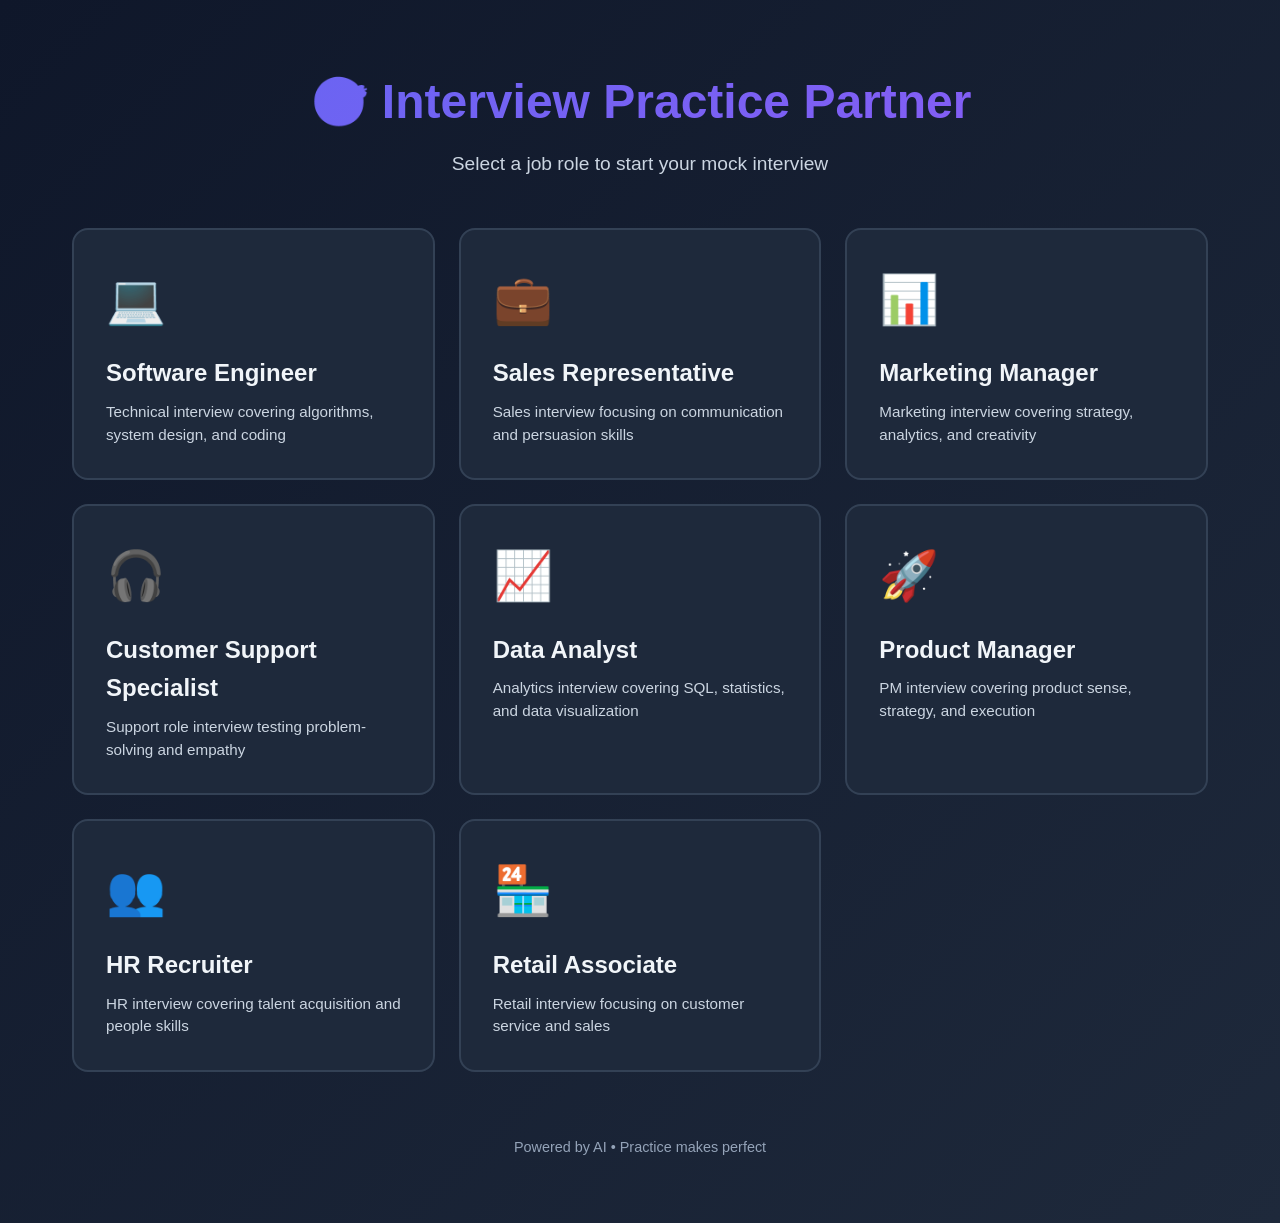
<file: index.html>
<!DOCTYPE html>
<html lang="en">
<head>
    <meta charset="UTF-8">
    <meta name="viewport" content="width=device-width, initial-scale=1.0">
    <title>Interview Practice Partner - Select Job Role</title>
    <link rel="stylesheet" href="styles.css">
</head>
<body>
    <div class="container">
        <header class="main-header">
            <h1>🎯 Interview Practice Partner</h1>
            <p class="subtitle">Select a job role to start your mock interview</p>
        </header>

        <div class="job-grid" id="jobGrid">
            <!-- Jobs will be dynamically loaded -->
        </div>

        <footer class="main-footer">
            <p>Powered by AI • Practice makes perfect</p>
        </footer>
    </div>

    <!-- User Information Modal (NEW) -->
    <div class="modal" id="userInfoModal">
        <div class="modal-content">
            <div class="modal-header">
                <h2>📝 Interview Information</h2>
                <p class="job-title-display" id="infoJobTitle"></p>
            </div>
            
            <form id="userInfoForm" class="user-info-form">
                <div class="form-group">
                    <label for="fullName">Full Name <span class="required">*</span></label>
                    <input 
                        type="text" 
                        id="fullName" 
                        name="fullName" 
                        placeholder="Enter your full name"
                        required
                        minlength="2"
                    >
                </div>

                <div class="form-group">
                    <label for="organization">Organization / College / University <span class="required">*</span></label>
                    <input 
                        type="text" 
                        id="organization" 
                        name="organization" 
                        placeholder="Your organization or educational institution"
                        required
                        minlength="2"
                    >
                </div>

                <div class="form-group">
                    <label for="degree">Degree with Major <span class="required">*</span></label>
                    <input 
                        type="text" 
                        id="degree" 
                        name="degree" 
                        placeholder="e.g., B.Tech in Computer Science, MBA in Marketing"
                        required
                        minlength="2"
                    >
                </div>

                <div class="form-group">
                    <label for="currentRole">Current Job Role <span class="required">*</span></label>
                    <input 
                        type="text" 
                        id="currentRole" 
                        name="currentRole" 
                        placeholder='e.g., Software Engineer, Marketing Manager, or "Student"'
                        required
                        minlength="2"
                    >
                    <small class="form-hint">If you're a student, simply type "Student"</small>
                </div>

                <div class="instructions-box">
                    <h3>📋 Important Instructions</h3>
                    <ul class="instructions-list">
                        <li><strong>🎥 Camera & Microphone:</strong> Please allow access to your camera and microphone when prompted for the best interview experience.</li>
                        <li><strong>🚫 No AI Tools:</strong> Avoid using AI assistants or search engines during the interview. This is for your self-evaluation and skill improvement.</li>
                        <li><strong>🎯 Be Authentic:</strong> Answer questions honestly based on your real experience and knowledge.</li>
                        <li><strong>🔇 Quiet Environment:</strong> Choose a quiet space with minimal background noise for voice mode.</li>
                        <li><strong>💪 Stay Confident:</strong> Treat this as a real interview. Take your time and think before answering.</li>
                    </ul>
                    <div class="motivation-quote">
                        <p>💡 <em>"Practice is the hardest part of learning, and training is the essence of transformation."</em></p>
                        <p class="quote-footer">— Good luck, and do your best! 🌟</p>
                    </div>
                </div>

                <div class="form-actions">
                    <button type="button" class="btn-secondary" onclick="closeUserInfoModal()">Cancel</button>
                    <button type="submit" class="btn-primary">Continue to Mode Selection →</button>
                </div>
            </form>

            <button class="close-modal" onclick="closeUserInfoModal()">✕</button>
        </div>
    </div>

    <!-- Mode Selection Modal -->
    <div class="modal" id="modeModal">
        <div class="modal-content">
            <div class="modal-header">
                <h2>Choose Interview Mode</h2>
                <p class="job-title-display" id="selectedJobTitle"></p>
            </div>
            <div class="mode-options">
                <div class="mode-card" onclick="selectMode('chat')">
                    <div class="mode-icon">💬</div>
                    <h3>Chat Mode</h3>
                    <p>Text-based interview with instant responses</p>
                    <button class="mode-btn">Start Chat Interview</button>
                </div>
                <div class="mode-card" onclick="selectMode('voice')">
                    <div class="mode-icon">🎤</div>
                    <h3>Voice Mode</h3>
                    <p>Realistic voice conversation with AI interviewer</p>
                    <button class="mode-btn">Start Voice Interview</button>
                </div>
            </div>
            <button class="close-modal" onclick="closeModal()">✕</button>
        </div>
    </div>

    <script src="config.js"></script>
    <script src="app.js"></script>
</body>
</html>
</file>
<file: styles.css>
/* Global Styles */
* {
    margin: 0;
    padding: 0;
    box-sizing: border-box;
}

:root {
    --primary-color: #6366f1;
    --primary-dark: #4f46e5;
    --secondary-color: #8b5cf6;
    --success-color: #10b981;
    --danger-color: #ef4444;
    --warning-color: #f59e0b;
    --bg-primary: #0f172a;
    --bg-secondary: #1e293b;
    --bg-tertiary: #334155;
    --text-primary: #f1f5f9;
    --text-secondary: #cbd5e1;
    --text-muted: #94a3b8;
    --border-color: #334155;
    --shadow: 0 10px 40px rgba(0, 0, 0, 0.3);
    --shadow-lg: 0 20px 60px rgba(0, 0, 0, 0.4);
}

body {
    font-family: -apple-system, BlinkMacSystemFont, 'Segoe UI', Roboto, Oxygen, Ubuntu, Cantarell, sans-serif;
    background: linear-gradient(135deg, #0f172a 0%, #1e293b 100%);
    color: var(--text-primary);
    min-height: 100vh;
    line-height: 1.6;
}

/* Container */
.container {
    max-width: 1200px;
    margin: 0 auto;
    padding: 2rem;
    min-height: 100vh;
    display: flex;
    flex-direction: column;
}

/* Header */
.main-header {
    text-align: center;
    margin-bottom: 3rem;
    padding-top: 2rem;
}

.main-header h1 {
    font-size: 3rem;
    font-weight: 700;
    margin-bottom: 0.5rem;
    background: linear-gradient(135deg, var(--primary-color), var(--secondary-color));
    -webkit-background-clip: text;
    -webkit-text-fill-color: transparent;
    background-clip: text;
}

.subtitle {
    font-size: 1.2rem;
    color: var(--text-secondary);
}

/* Job Grid */
.job-grid {
    display: grid;
    grid-template-columns: repeat(auto-fill, minmax(280px, 1fr));
    gap: 1.5rem;
    flex: 1;
    margin-bottom: 2rem;
}

.job-card {
    background: var(--bg-secondary);
    border: 2px solid var(--border-color);
    border-radius: 16px;
    padding: 2rem;
    cursor: pointer;
    transition: all 0.3s ease;
    position: relative;
    overflow: hidden;
}

.job-card::before {
    content: '';
    position: absolute;
    top: 0;
    left: 0;
    width: 100%;
    height: 4px;
    background: linear-gradient(90deg, var(--primary-color), var(--secondary-color));
    transform: scaleX(0);
    transition: transform 0.3s ease;
}

.job-card:hover {
    transform: translateY(-5px);
    border-color: var(--primary-color);
    box-shadow: var(--shadow);
}

.job-card:hover::before {
    transform: scaleX(1);
}

.job-icon {
    font-size: 3rem;
    margin-bottom: 1rem;
    display: block;
}

.job-card h3 {
    font-size: 1.5rem;
    margin-bottom: 0.5rem;
    color: var(--text-primary);
}

.job-card p {
    color: var(--text-secondary);
    font-size: 0.95rem;
    line-height: 1.5;
}

/* Modal */
.modal {
    display: none;
    position: fixed;
    top: 0;
    left: 0;
    width: 100%;
    height: 100%;
    background: rgba(0, 0, 0, 0.8);
    backdrop-filter: blur(5px);
    z-index: 1000;
    align-items: center;
    justify-content: center;
}

.modal.active {
    display: flex;
}

.modal-content {
    background: var(--bg-secondary);
    border-radius: 20px;
    padding: 2.5rem;
    max-width: 700px;
    width: 90%;
    max-height: 90vh;
    overflow-y: auto;
    box-shadow: var(--shadow-lg);
    position: relative;
    animation: modalSlideIn 0.3s ease;
}

@keyframes modalSlideIn {
    from {
        opacity: 0;
        transform: translateY(-50px);
    }
    to {
        opacity: 1;
        transform: translateY(0);
    }
}

.modal-header {
    text-align: center;
    margin-bottom: 2rem;
}

.modal-header h2 {
    font-size: 2rem;
    margin-bottom: 0.5rem;
}

.job-title-display {
    color: var(--primary-color);
    font-size: 1.1rem;
    font-weight: 600;
}

.close-modal {
    position: absolute;
    top: 1rem;
    right: 1rem;
    background: transparent;
    border: none;
    color: var(--text-secondary);
    font-size: 1.5rem;
    cursor: pointer;
    padding: 0.5rem;
    line-height: 1;
    transition: color 0.2s;
}

.close-modal:hover {
    color: var(--text-primary);
}

/* Mode Options */
.mode-options {
    display: grid;
    grid-template-columns: repeat(auto-fit, minmax(250px, 1fr));
    gap: 1.5rem;
}

.mode-card {
    background: var(--bg-tertiary);
    border: 2px solid var(--border-color);
    border-radius: 16px;
    padding: 2rem;
    text-align: center;
    cursor: pointer;
    transition: all 0.3s ease;
}

.mode-card:hover {
    border-color: var(--primary-color);
    transform: scale(1.02);
}

.mode-icon {
    font-size: 3rem;
    margin-bottom: 1rem;
}

.mode-card h3 {
    font-size: 1.3rem;
    margin-bottom: 0.5rem;
}

.mode-card p {
    color: var(--text-secondary);
    font-size: 0.9rem;
    margin-bottom: 1.5rem;
}

.mode-btn {
    background: var(--primary-color);
    color: white;
    border: none;
    padding: 0.8rem 1.5rem;
    border-radius: 8px;
    font-size: 1rem;
    font-weight: 600;
    cursor: pointer;
    transition: background 0.2s;
    width: 100%;
}

.mode-btn:hover {
    background: var(--primary-dark);
}

/* Footer */
.main-footer {
    text-align: center;
    padding: 2rem 0;
    color: var(--text-muted);
    font-size: 0.9rem;
}

/* Interview Body */
.interview-body {
    background: var(--bg-primary);
    padding: 0;
    margin: 0;
}

.interview-container {
    display: flex;
    flex-direction: column;
    height: 100vh;
}

/* Interview Header */
.interview-header {
    background: var(--bg-secondary);
    padding: 1rem 2rem;
    display: flex;
    justify-content: space-between;
    align-items: center;
    border-bottom: 2px solid var(--border-color);
    flex-shrink: 0;
}

.header-left, .header-right {
    display: flex;
    align-items: center;
    gap: 1rem;
}

.back-btn {
    background: transparent;
    border: 1px solid var(--border-color);
    color: var(--text-secondary);
    padding: 0.5rem 1rem;
    border-radius: 8px;
    cursor: pointer;
    font-size: 0.95rem;
    transition: all 0.2s;
}

.back-btn:hover {
    border-color: var(--primary-color);
    color: var(--primary-color);
}

.job-info h2 {
    font-size: 1.3rem;
    margin-bottom: 0.25rem;
}

.mode-badge {
    background: var(--primary-color);
    color: white;
    padding: 0.25rem 0.75rem;
    border-radius: 12px;
    font-size: 0.8rem;
    font-weight: 600;
}

.voice-badge {
    background: var(--secondary-color);
}

.timer {
    font-size: 1.2rem;
    font-weight: 600;
    color: var(--success-color);
    min-width: 80px;
    font-family: 'Courier New', monospace;
}

.timer.warning {
    color: var(--warning-color);
}

.timer.danger {
    color: var(--danger-color);
}

.end-btn {
    background: var(--danger-color);
    color: white;
    border: none;
    padding: 0.6rem 1.5rem;
    border-radius: 8px;
    cursor: pointer;
    font-weight: 600;
    transition: background 0.2s;
}

.end-btn:hover {
    background: #dc2626;
}

/* Chat Container */
.chat-container {
    flex: 1;
    display: flex;
    flex-direction: column;
    overflow: hidden;
}

.messages-wrapper {
    flex: 1;
    overflow-y: auto;
    padding: 2rem;
    display: flex;
    flex-direction: column;
    gap: 1rem;
}

.welcome-message {
    text-align: center;
    padding: 3rem 2rem;
    background: var(--bg-secondary);
    border-radius: 16px;
    margin-bottom: 1rem;
}

.welcome-icon {
    font-size: 4rem;
    margin-bottom: 1rem;
}

.welcome-message h3 {
    font-size: 1.8rem;
    margin-bottom: 0.5rem;
}

.welcome-message p {
    color: var(--text-secondary);
}

.message {
    display: flex;
    gap: 1rem;
    max-width: 80%;
    animation: messageSlideIn 0.3s ease;
}

@keyframes messageSlideIn {
    from {
        opacity: 0;
        transform: translateY(10px);
    }
    to {
        opacity: 1;
        transform: translateY(0);
    }
}

.message.bot {
    align-self: flex-start;
}

.message.user {
    align-self: flex-end;
    flex-direction: row-reverse;
}

.message-avatar {
    width: 40px;
    height: 40px;
    border-radius: 50%;
    background: var(--primary-color);
    display: flex;
    align-items: center;
    justify-content: center;
    font-size: 1.2rem;
    flex-shrink: 0;
}

.message.user .message-avatar {
    background: var(--success-color);
}

.message-content {
    background: var(--bg-secondary);
    padding: 1rem 1.25rem;
    border-radius: 16px;
    border: 1px solid var(--border-color);
}

.message.user .message-content {
    background: var(--primary-color);
    border-color: var(--primary-color);
}

.message-time {
    font-size: 0.75rem;
    color: var(--text-muted);
    margin-top: 0.5rem;
}

/* Input Area */
.input-area {
    padding: 1.5rem 2rem;
    background: var(--bg-secondary);
    border-top: 2px solid var(--border-color);
    flex-shrink: 0;
}

.typing-indicator {
    display: flex;
    gap: 0.3rem;
    margin-bottom: 1rem;
    padding: 0.5rem;
}

.typing-indicator span {
    width: 8px;
    height: 8px;
    border-radius: 50%;
    background: var(--primary-color);
    animation: typing 1.4s infinite;
}

.typing-indicator span:nth-child(2) {
    animation-delay: 0.2s;
}

.typing-indicator span:nth-child(3) {
    animation-delay: 0.4s;
}

@keyframes typing {
    0%, 60%, 100% {
        transform: translateY(0);
        opacity: 0.5;
    }
    30% {
        transform: translateY(-10px);
        opacity: 1;
    }
}

.input-wrapper {
    display: flex;
    gap: 1rem;
    align-items: flex-end;
}

#userInput {
    flex: 1;
    background: var(--bg-tertiary);
    border: 2px solid var(--border-color);
    border-radius: 12px;
    padding: 1rem;
    color: var(--text-primary);
    font-size: 1rem;
    resize: none;
    max-height: 150px;
    font-family: inherit;
    transition: border-color 0.2s;
}

#userInput:focus {
    outline: none;
    border-color: var(--primary-color);
}

.send-btn {
    background: var(--primary-color);
    border: none;
    width: 50px;
    height: 50px;
    border-radius: 12px;
    cursor: pointer;
    display: flex;
    align-items: center;
    justify-content: center;
    transition: all 0.2s;
    flex-shrink: 0;
}

.send-btn:hover:not(:disabled) {
    background: var(--primary-dark);
    transform: scale(1.05);
}

.send-btn:disabled {
    opacity: 0.5;
    cursor: not-allowed;
}

.send-icon {
    color: white;
    font-size: 1.3rem;
}

/* Voice Container */
.voice-container {
    flex: 1;
    display: flex;
    flex-direction: column;
    padding: 2rem;
    overflow-y: auto;
}

.avatar-section {
    text-align: center;
    padding: 2rem 0;
}

.avatar-wrapper {
    position: relative;
    display: inline-block;
}

.avatar {
    width: 200px;
    height: 200px;
    border-radius: 50%;
    background: linear-gradient(135deg, var(--primary-color), var(--secondary-color));
    display: flex;
    align-items: center;
    justify-content: center;
    margin: 0 auto 1rem;
    position: relative;
    box-shadow: 0 20px 60px rgba(99, 102, 241, 0.3);
}

.avatar-face {
    font-size: 5rem;
}

.pulse-ring {
    position: absolute;
    width: 100%;
    height: 100%;
    border: 3px solid var(--primary-color);
    border-radius: 50%;
    animation: pulse 2s cubic-bezier(0.4, 0, 0.6, 1) infinite;
    opacity: 0;
}

.pulse-ring.delayed {
    animation-delay: 1s;
}

@keyframes pulse {
    0% {
        transform: scale(1);
        opacity: 1;
    }
    100% {
        transform: scale(1.5);
        opacity: 0;
    }
}

.avatar.speaking .pulse-ring {
    animation: pulse 1s cubic-bezier(0.4, 0, 0.6, 1) infinite;
}

.avatar.listening {
    animation: listening 1.5s ease-in-out infinite;
}

@keyframes listening {
    0%, 100% {
        transform: scale(1);
    }
    50% {
        transform: scale(1.05);
    }
}

.avatar.thinking {
    animation: thinking 2s ease-in-out infinite;
}

@keyframes thinking {
    0%, 100% {
        filter: brightness(1);
    }
    50% {
        filter: brightness(1.3);
    }
}

.avatar-status {
    font-size: 1.2rem;
    font-weight: 600;
    color: var(--text-secondary);
    margin-top: 1rem;
}

.start-button-wrapper {
    margin-top: 2rem;
}

.start-interview-btn {
    background: var(--success-color);
    color: white;
    border: none;
    padding: 1.2rem 3rem;
    border-radius: 50px;
    font-size: 1.2rem;
    font-weight: 600;
    cursor: pointer;
    display: inline-flex;
    align-items: center;
    gap: 0.8rem;
    transition: all 0.3s;
    box-shadow: 0 10px 30px rgba(16, 185, 129, 0.3);
}

.start-interview-btn:hover {
    background: #059669;
    transform: translateY(-2px);
    box-shadow: 0 15px 40px rgba(16, 185, 129, 0.4);
}

.btn-icon {
    font-size: 1.5rem;
}

.hint-text {
    color: var(--text-muted);
    margin-top: 1rem;
    font-size: 0.9rem;
}

/* Captions Section */
.captions-section {
    margin: 2rem 0;
}

.caption-controls {
    text-align: center;
    margin-bottom: 1rem;
}

.checkbox-label {
    display: inline-flex;
    align-items: center;
    gap: 0.5rem;
    cursor: pointer;
    font-size: 1rem;
    color: var(--text-secondary);
}

.checkbox-label input[type="checkbox"] {
    width: 20px;
    height: 20px;
    cursor: pointer;
}

.captions-display {
    background: var(--bg-secondary);
    border: 2px solid var(--border-color);
    border-radius: 12px;
    padding: 1.5rem;
    min-height: 100px;
    max-height: 150px;
    overflow-y: auto;
}

.caption-text {
    font-size: 1.1rem;
    line-height: 1.6;
    color: var(--text-primary);
    text-align: center;
}

/* Conversation Log */
.conversation-log {
    margin-top: 2rem;
}

.log-item {
    background: var(--bg-secondary);
    border: 1px solid var(--border-color);
    border-radius: 12px;
    padding: 1rem;
    margin-bottom: 0.5rem;
    animation: fadeIn 0.3s ease;
}

@keyframes fadeIn {
    from {
        opacity: 0;
        transform: translateY(10px);
    }
    to {
        opacity: 1;
        transform: translateY(0);
    }
}

.log-label {
    font-size: 0.85rem;
    color: var(--primary-color);
    font-weight: 600;
    margin-bottom: 0.5rem;
}

.log-item.user-log .log-label {
    color: var(--success-color);
}

.log-text {
    color: var(--text-secondary);
}

/* Feedback Modal */
.feedback-modal .modal-content {
    max-width: 800px;
}

.feedback-header {
    text-align: center;
    margin-bottom: 2rem;
    padding-bottom: 1.5rem;
    border-bottom: 2px solid var(--border-color);
}

.feedback-body {
    margin-bottom: 2rem;
    max-height: 60vh;
    overflow-y: auto;
}

.loading-feedback {
    text-align: center;
    padding: 3rem;
}

.spinner {
    width: 50px;
    height: 50px;
    border: 4px solid var(--border-color);
    border-top-color: var(--primary-color);
    border-radius: 50%;
    animation: spin 1s linear infinite;
    margin: 0 auto 1.5rem;
}

@keyframes spin {
    to {
        transform: rotate(360deg);
    }
}

.feedback-section {
    background: var(--bg-tertiary);
    border-radius: 12px;
    padding: 1.5rem;
    margin-bottom: 1.5rem;
}

.feedback-section h3 {
    font-size: 1.3rem;
    margin-bottom: 1rem;
    color: var(--primary-color);
    display: flex;
    align-items: center;
    gap: 0.5rem;
}

.feedback-section p, .feedback-section ul {
    color: var(--text-secondary);
    line-height: 1.8;
}

.feedback-section ul {
    list-style-position: inside;
    margin-top: 0.5rem;
}

.feedback-section li {
    margin-bottom: 0.5rem;
}

.score-display {
    display: flex;
    justify-content: space-around;
    margin-top: 1rem;
}

.score-item {
    text-align: center;
}

.score-value {
    font-size: 2rem;
    font-weight: 700;
    color: var(--success-color);
}

.score-label {
    font-size: 0.9rem;
    color: var(--text-muted);
    margin-top: 0.25rem;
}

.feedback-actions {
    display: flex;
    gap: 1rem;
    justify-content: center;
    padding-top: 1.5rem;
    border-top: 2px solid var(--border-color);
}

.btn-primary, .btn-secondary {
    padding: 0.8rem 2rem;
    border-radius: 8px;
    font-size: 1rem;
    font-weight: 600;
    cursor: pointer;
    transition: all 0.2s;
    border: none;
}

.btn-primary {
    background: var(--primary-color);
    color: white;
}

.btn-primary:hover {
    background: var(--primary-dark);
}

.btn-secondary {
    background: transparent;
    border: 2px solid var(--border-color);
    color: var(--text-primary);
}

.btn-secondary:hover {
    border-color: var(--primary-color);
    color: var(--primary-color);
}

/* Responsive */
@media (max-width: 768px) {
    .main-header h1 {
        font-size: 2rem;
    }

    .job-grid {
        grid-template-columns: 1fr;
    }

    .mode-options {
        grid-template-columns: 1fr;
    }

    .interview-header {
        flex-direction: column;
        gap: 1rem;
        padding: 1rem;
    }

    .header-left, .header-right {
        width: 100%;
        justify-content: space-between;
    }

    .avatar {
        width: 150px;
        height: 150px;
    }

    .avatar-face {
        font-size: 4rem;
    }

    .message {
        max-width: 90%;
    }
}

/* Scrollbar Styling */
::-webkit-scrollbar {
    width: 10px;
}

::-webkit-scrollbar-track {
    background: var(--bg-primary);
}

::-webkit-scrollbar-thumb {
    background: var(--bg-tertiary);
    border-radius: 5px;
}

::-webkit-scrollbar-thumb:hover {
    background: var(--primary-color);
}
/* Additional styles for User Info Modal - Add to your styles.css */

/* User Info Form Styles */
.user-info-form {
    display: flex;
    flex-direction: column;
    gap: 1.25rem;
}

.form-group {
    display: flex;
    flex-direction: column;
    gap: 0.5rem;
}

.form-group label {
    font-size: 0.95rem;
    font-weight: 600;
    color: var(--text-primary);
    display: flex;
    align-items: center;
    gap: 0.25rem;
}

.required {
    color: var(--danger-color);
    font-size: 1rem;
}

.form-group input {
    background: var(--bg-tertiary);
    border: 2px solid var(--border-color);
    border-radius: 8px;
    padding: 0.875rem 1rem;
    color: var(--text-primary);
    font-size: 1rem;
    font-family: inherit;
    transition: all 0.2s;
}

.form-group input:focus {
    outline: none;
    border-color: var(--primary-color);
    background: var(--bg-secondary);
}

.form-group input::placeholder {
    color: var(--text-muted);
}

.form-hint {
    color: var(--text-muted);
    font-size: 0.85rem;
    font-style: italic;
}

/* Instructions Box */
.instructions-box {
    background: var(--bg-tertiary);
    border: 2px solid var(--border-color);
    border-radius: 12px;
    padding: 1.5rem;
    margin-top: 0.5rem;
}

.instructions-box h3 {
    font-size: 1.1rem;
    margin-bottom: 1rem;
    color: var(--primary-color);
    display: flex;
    align-items: center;
    gap: 0.5rem;
}

.instructions-list {
    list-style: none;
    padding: 0;
    margin: 0;
    display: flex;
    flex-direction: column;
    gap: 0.875rem;
}

.instructions-list li {
    color: var(--text-secondary);
    font-size: 0.95rem;
    line-height: 1.5;
    padding-left: 0.25rem;
}

.instructions-list strong {
    color: var(--text-primary);
    font-weight: 600;
}

/* Motivation Quote */
.motivation-quote {
    margin-top: 1.25rem;
    padding-top: 1.25rem;
    border-top: 1px solid var(--border-color);
    text-align: center;
}

.motivation-quote p {
    color: var(--text-secondary);
    font-size: 0.95rem;
    line-height: 1.6;
    margin-bottom: 0.5rem;
}

.motivation-quote em {
    color: var(--primary-color);
    font-style: italic;
}

.quote-footer {
    color: var(--text-primary);
    font-weight: 600;
    font-size: 1rem;
}

/* Form Actions */
.form-actions {
    display: flex;
    gap: 1rem;
    justify-content: flex-end;
    margin-top: 1rem;
    padding-top: 1rem;
    border-top: 2px solid var(--border-color);
}

.form-actions .btn-primary,
.form-actions .btn-secondary {
    flex: 1;
    max-width: 200px;
}

/* Input validation states */
.form-group input:invalid:not(:placeholder-shown) {
    border-color: var(--danger-color);
}

.form-group input:valid:not(:placeholder-shown) {
    border-color: var(--success-color);
}

/* Responsive adjustments for user info modal */
@media (max-width: 768px) {
    .modal-content {
        width: 95%;
        padding: 1.5rem;
    }
    
    .instructions-box {
        padding: 1rem;
    }
    
    .instructions-list li {
        font-size: 0.9rem;
    }
    
    .form-actions {
        flex-direction: column;
    }
    
    .form-actions .btn-primary,
    .form-actions .btn-secondary {
        max-width: 100%;
    }
}

/* Animation for form inputs */
@keyframes inputFocus {
    from {
        transform: scale(1);
    }
    to {
        transform: scale(1.02);
    }
}

.form-group input:focus {
    animation: inputFocus 0.2s ease;
}

/* ============================================
   USER INFO MODAL STYLES - ADD TO styles.css
   ============================================ */

/* User Info Form Styles */
.user-info-form {
    display: flex;
    flex-direction: column;
    gap: 1.25rem;
}

.form-group {
    display: flex;
    flex-direction: column;
    gap: 0.5rem;
}

.form-group label {
    font-size: 0.95rem;
    font-weight: 600;
    color: var(--text-primary);
    display: flex;
    align-items: center;
    gap: 0.25rem;
}

.required {
    color: var(--danger-color);
    font-size: 1rem;
}

.form-group input {
    background: var(--bg-tertiary);
    border: 2px solid var(--border-color);
    border-radius: 8px;
    padding: 0.875rem 1rem;
    color: var(--text-primary);
    font-size: 1rem;
    font-family: inherit;
    transition: all 0.2s;
}

.form-group input:focus {
    outline: none;
    border-color: var(--primary-color);
    background: var(--bg-secondary);
}

.form-group input::placeholder {
    color: var(--text-muted);
}

.form-hint {
    color: var(--text-muted);
    font-size: 0.85rem;
    font-style: italic;
}

/* Instructions Box */
.instructions-box {
    background: var(--bg-tertiary);
    border: 2px solid var(--border-color);
    border-radius: 12px;
    padding: 1.5rem;
    margin-top: 0.5rem;
}

.instructions-box h3 {
    font-size: 1.1rem;
    margin-bottom: 1rem;
    color: var(--primary-color);
    display: flex;
    align-items: center;
    gap: 0.5rem;
}

.instructions-list {
    list-style: none;
    padding: 0;
    margin: 0;
    display: flex;
    flex-direction: column;
    gap: 0.875rem;
}

.instructions-list li {
    color: var(--text-secondary);
    font-size: 0.95rem;
    line-height: 1.5;
    padding-left: 0.25rem;
}

.instructions-list strong {
    color: var(--text-primary);
    font-weight: 600;
}

/* Motivation Quote */
.motivation-quote {
    margin-top: 1.25rem;
    padding-top: 1.25rem;
    border-top: 1px solid var(--border-color);
    text-align: center;
}

.motivation-quote p {
    color: var(--text-secondary);
    font-size: 0.95rem;
    line-height: 1.6;
    margin-bottom: 0.5rem;
}

.motivation-quote em {
    color: var(--primary-color);
    font-style: italic;
}

.quote-footer {
    color: var(--text-primary);
    font-weight: 600;
    font-size: 1rem;
}

/* Form Actions */
.form-actions {
    display: flex;
    gap: 1rem;
    justify-content: flex-end;
    margin-top: 1rem;
    padding-top: 1rem;
    border-top: 2px solid var(--border-color);
}

.form-actions .btn-primary,
.form-actions .btn-secondary {
    flex: 1;
    max-width: 200px;
}

/* Input validation states */
.form-group input:invalid:not(:placeholder-shown) {
    border-color: var(--danger-color);
}

.form-group input:valid:not(:placeholder-shown) {
    border-color: var(--success-color);
}

/* Responsive adjustments for user info modal */
@media (max-width: 768px) {
    .modal-content {
        width: 95%;
        padding: 1.5rem;
        max-height: 90vh;
        overflow-y: auto;
    }
    
    .instructions-box {
        padding: 1rem;
    }
    
    .instructions-list li {
        font-size: 0.9rem;
    }
    
    .form-actions {
        flex-direction: column;
    }
    
    .form-actions .btn-primary,
    .form-actions .btn-secondary {
        max-width: 100%;
    }
}

/* Animation for form inputs */
@keyframes inputFocus {
    from {
        transform: scale(1);
    }
    to {
        transform: scale(1.02);
    }
}

.form-group input:focus {
    animation: inputFocus 0.2s ease;
}
</file>
